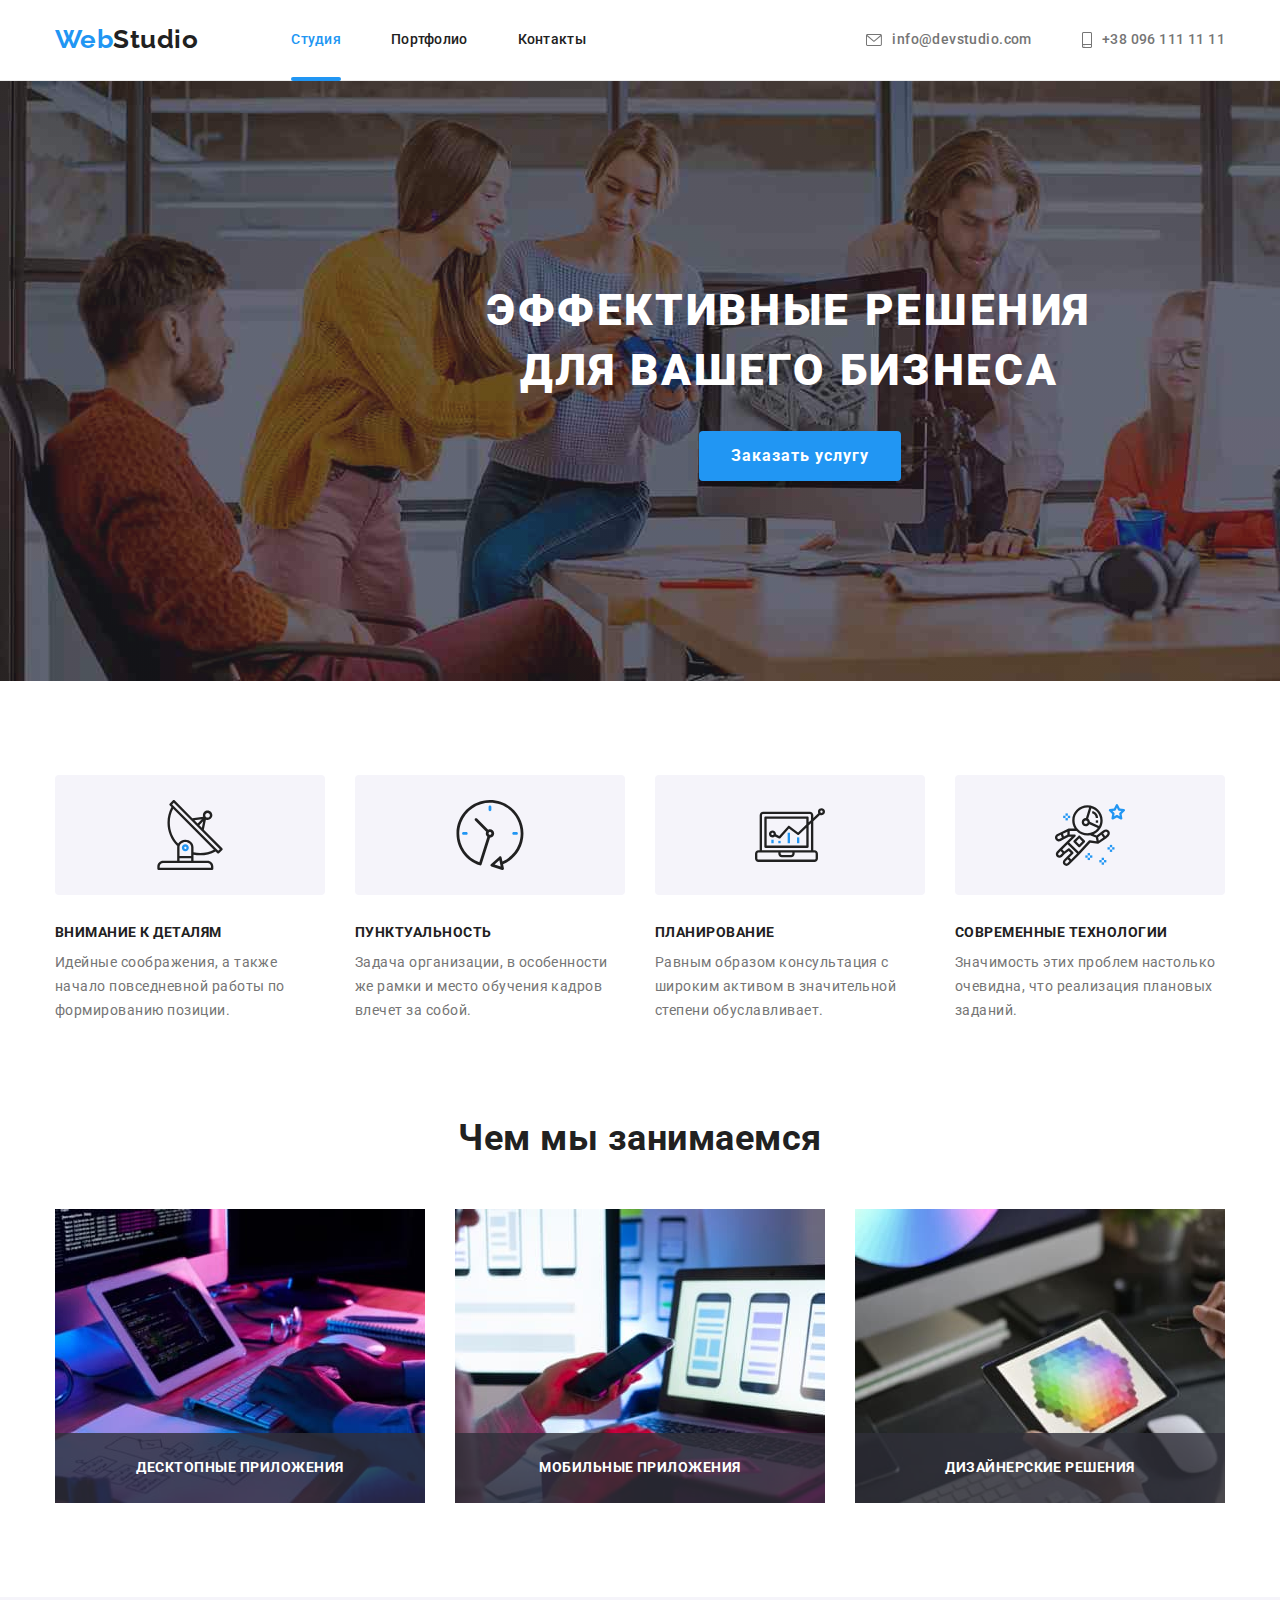
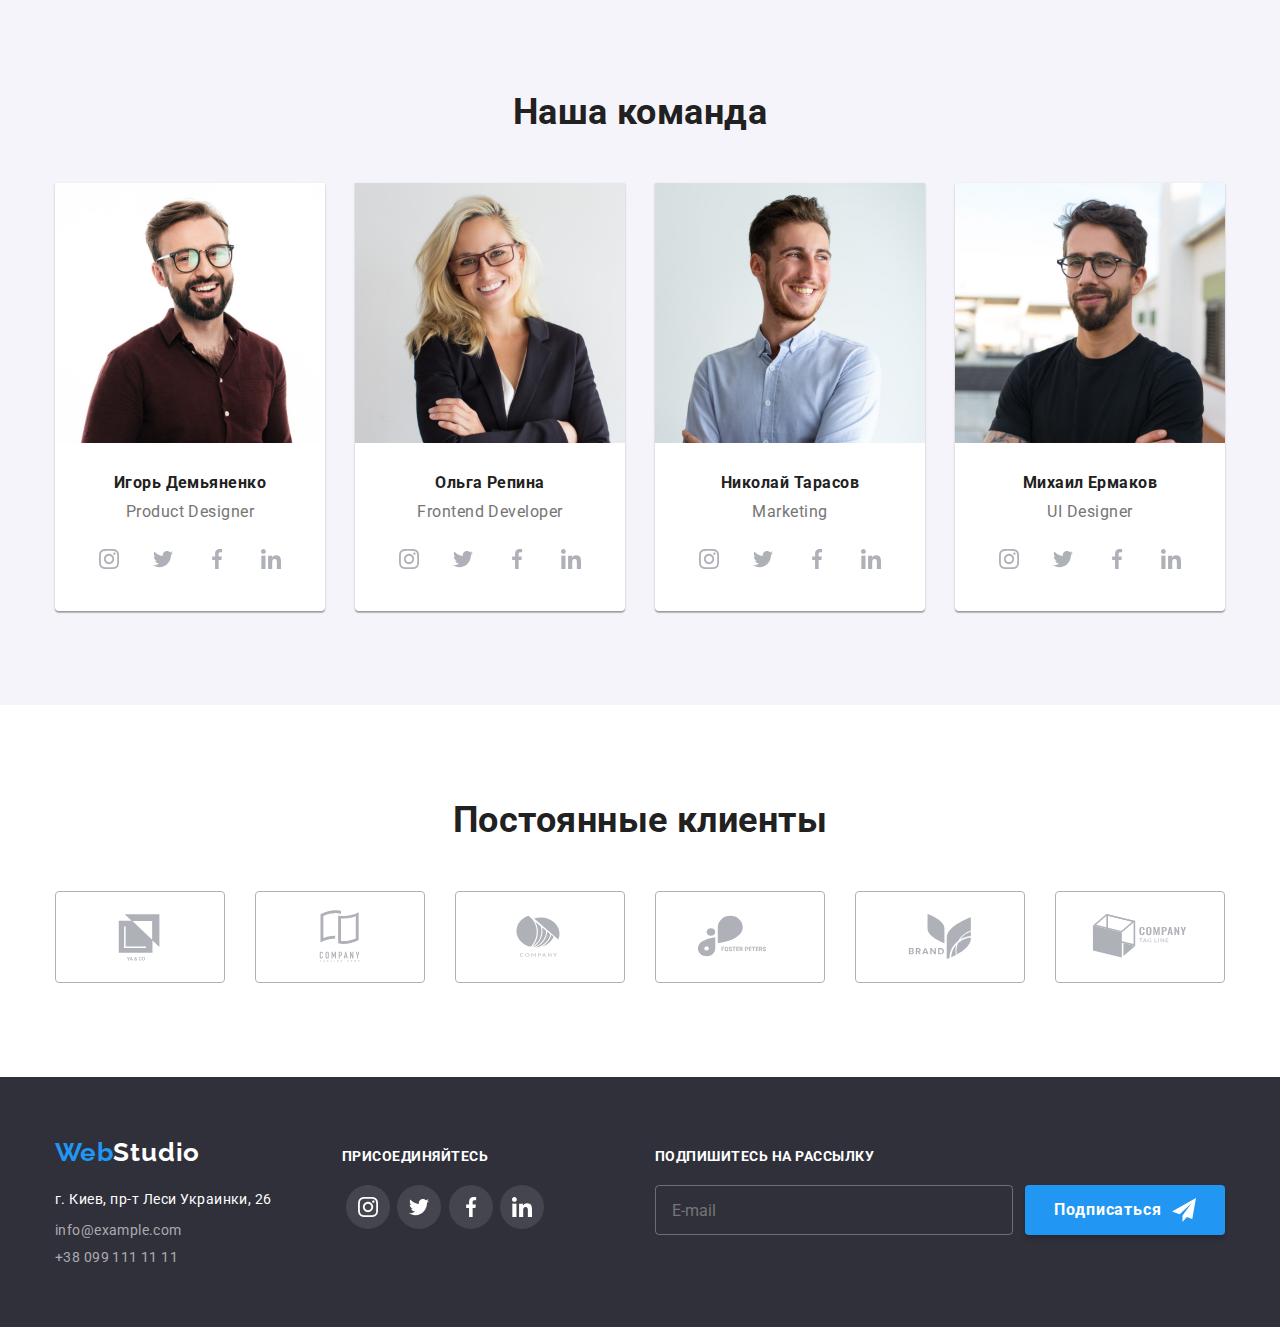
<file: index.html>
<!DOCTYPE html>
<html lang="ru">
<head>
    <meta charset="UTF-8">
    <meta http-equiv="X-UA-Compatible" content="IE=edge">
    <meta name="viewport" content="width=device-width, initial-scale=1.0">
    <title>WebStudio</title>
    <link rel="preconnect" href="https://fonts.googleapis.com">
    <link rel="preconnect" href="https://fonts.gstatic.com" crossorigin>
    <link rel="stylesheet" href="https://fonts.googleapis.com/css2?family=Raleway:wght@700&amp;family=Roboto:wght@400;500;700;900&amp;display=swap">
    <link rel="stylesheet" href="https://cdnjs.cloudflare.com/ajax/libs/modern-normalize/1.1.0/modern-normalize.min.css">
    <link rel="stylesheet" href="./css/styles.css">
</head>
<body>

    <header class="header-border">

        <div class="link-nav-flex container">

            <nav class="link-nav-flex"> 

                <a href="./index.html" class="logo-text" lang="en">Web<span class="logo-accent">Studio</span>
                    </a>
                    
                        <ul class="list link-nav-menu">

                            <li class="nav-menu-item">
                                <a href="./index.html" class="link-nav link-nav-text link current">Студия</a>
                            </li>

                            <li class="nav-menu-item">
                                <a href="./portfolio.html" class="link-nav link-nav-text link">Портфолио</a>
                            </li>

                            <li class="nav-menu-item">
                                <a href="" class="link-nav link-nav-text link">Контакты</a>
                            </li>

                        </ul>                          
            </nav>
                
        
            <ul class="list link-nav-contact">
                <li class="nav-contact-item">
                    <a href="mailto:info@devstudio.com" class="contacts-text link">
                        <svg class="nav-icons" width="16" height="12">
                            <use href="./images/icons.svg#envelope-hover-2"></use>
                        </svg>
                        info@devstudio.com
                    </a>
                </li>
                <li class="nav-contact-item" >
                    <a href="tel:+380961111111" class="contacts-text link">
                        <svg class="nav-icons" width="10" height="16">
                            <use href="./images/icons.svg#smartphone-8"></use>
                        </svg>
                        +38 096 111 11 11
                    </a>
                </li >
               
            </ul>
        </div>
    
    </header>

    <main>

        <section class="hero">
            <div class="container">
                <h1 class="hero-text">
                    ЭФФЕКТИВНЫЕ РЕШЕНИЯ
                    
                    ДЛЯ ВАШЕГО БИЗНЕСА
                </h1>

                <button data-modal-open type="button" class="main-button">
                    Заказать услугу
                </button>
                <div data-modal class="backdrop is-hidden">

                    <div class="modal">

                        <button data-modal-close type="button" class="modal-close">

                            <svg class="close-icon" width="18" height="18">
                                <use href="./images/icons.svg#icon-close"></use>
                            </svg>

                        </button>

                        <p class="modal-title">Оставьте свои данные, мы вам перезвоним</p>

                        <form action="#" class="modal-form">

                            <div class="modal-form-field">
                                
                                <label for="user-name" class="modal-input-text">Имя</label>
                                <input type="text" name="user-name" id="user-name" autocomplete="none" class="modal-input" required/>
                                <svg class="modal-icon" width="12" height="12">
                                    <use href="./images/icons.svg#icon-man"></use>
                                </svg>
                            </div>

                             <div class="modal-form-field">
                                
                                <label for="user-tel" class="modal-input-text">Телефон</label>
                                <input type="tel" name="user-tel" id="user-tel" class="modal-input"  required/>
                                <svg class="modal-icon" width="13" height="13">
                                    <use href="./images/icons.svg#icon-phone"></use>
                                </svg>
                            
                            </div>
                            <div class="modal-form-field"> 
                                
                                <label for="user-email" class="modal-input-text">Почта</label>
                                <input type="email" name="user-email" id="user-email" class="modal-input" required/>
                                <svg class="modal-icon" width="15" height="12">
                                    <use href="./images/icons.svg#icon-mail"></use>
                                </svg>
                            </div>
                               
                                <label for="user-text" class="modal-input-text">
                                    
                                    Комментарий</label>
                                <textarea name="user-text" id="user-text" class="modal-user-text" placeholder="Введите текст"></textarea>
                                
                            <div class="modal-form-checkbox">

                                <input class="visually-hidden modal-check" type="checkbox" name="privacy-policy" id="privacy-policy">
                                <label for="privacy-policy" class="modal-privacy-text">
                                    
                                    <span>
                                        <svg class="icon-check" width="16" height="15">
                                            <use href="./images/icons.svg#icon-check"></use>
                                        </svg>
                                    </span>
                                    Соглашаюсь с рассылкой и принимаю <a class="modal-privasy" href="">Условия договора</a></label>
                                
                            </div>  

                                <button class="main-button" type="submit">Отправить</button>

                        </form>

                    </div>                
                
                </div>
            </div>
        </section>
<!-- Наши преимущества -->
<section class="advantages-section">
    <div class="container">    
        <h2 class="visually-hidden">наши преимущества</h2>
        <!--содержание секции-->
            <ul class="advantages-items">
                <li class="list advantages-item">
                    <div class="advantages-card-icon">
                        <svg width="70" height="70">
                            <use
                                href="./images/icons.svg#antenna-1">
                            </use>
                        </svg>
                    </div>
                    <h3 class="advantage-list">внимание к деталям</h3>
                    <p class="advantages-text">Идейные соображения, а также начало повседневной работы по формированию позиции.</p>
                </li>

                <li class="list advantages-item">
                    <div class="advantages-card-icon">
                        <svg width="70" height="70">
                            <use href="./images/icons.svg#clock-1">
                            </use>                  
                        </svg>                  
                    </div>
                    <h3 class="advantage-list">пунктуальность</h3>
                    <p class="advantages-text">Задача организации, в особенности же рамки и место обучения кадров влечет за собой.</p>
                </li>

                <li class="list advantages-item">
                    <div class="advantages-card-icon">
                        <svg width="70" height="70">
                            <use href="./images/icons.svg#diagram-1">
                            </use>
                        </svg>
                        </div>
                    <h3 class="advantage-list">планирование</h3>
                    <p class="advantages-text">Равным образом консультация с широким активом в значительной степени обуславливает.</p>
                </li>

                <li class="list advantages-item">
                    <div class="advantages-card-icon">
                        <svg width="70" height="70">
                            <use href="./images/icons.svg#astronaut-1-1">
                            </use>
                        </svg>
                        </div>
                    <h3 class="advantage-list">современные технологии</h3>
                    <p class="advantages-text">Значимость этих проблем настолько очевидна, что реализация плановых заданий.</p>
                </li>
            </ul>
    </div>
</section>
<!--Чем мы занимаемся-->
    <section class="wedo">
        <div class="container">
            <h2 class="wedo-title title">Чем мы занимаемся</h2>

                <ul class="list wedo-ul">

                    <li class="wedo-list">  
                        
                            <img src="./images/1.jpg" alt="набор кода на клавиатуре" width="370"/>
                            <div class="wedo-backdrop">
                                <p class="wedo-prodyct">Десктопные Приложения</p>
                            </div>
                    </li>

                    <li class="wedo-list"> 
                        <img src="./images/2.jpg" alt="телефон и ноутбук" width="370" />
                        <div class="wedo-backdrop">
                            <p class="wedo-prodyct">мобильные Приложения</p>
                        </div>
                    </li>

                    <li class="wedo-list"> 
                        <img src="./images/3.jpg" alt="планшет с карандашом" width="370" />
                        <div class="wedo-backdrop">
                            <p class="wedo-prodyct">дизайнерские решения</p>
                        </div>
                    </li>

                </ul>
        </div>
    </section>  
<!--Наша команда-->
        <section class="team">
            <div class="container">
            <h2 class="title our-team">Наша команда</h2>
                <ul class="list team-ul"> 
                    <li class="team-list"> <img src="./images/man-in-glasses-with-laptop.jpg" alt="Мужик в очках с ноутбуком" width="270"/>                       
                        <div class="team-item-text">
                            <h3 class="team-title">Игорь Демьяненко</h3> 
                            <p class="team-role">Product Designer</p>
                            <ul class="team-social-list">
                                <li class="list team-social">
                                    <a class="team-social-link link" href="">
                                        <svg class="team-icon" width="20" height="20">
                                            <use href="./images/icons.svg#instagram-2-1"></use>
                                        </svg>
                                    </a>
                                </li>
                                <li class="list team-social">
                                    <a class="team-social-link link" href="">
                                        <svg class="team-icon" width="20" height="20">
                                            <use href="./images/icons.svg#twitter-1-1"></use>
                                        </svg>
                                    </a>
                                </li>
                                <li class="list team-social">
                                    <a class="team-social-link link" href="">
                                        <svg class="team-icon" width="20" height="20">
                                            <use href="./images/icons.svg#facebook-1"></use>
                                        </svg>
                                    </a>
                                </li>
                                <li class="list team-social">
                                    <a class="team-social-link link" href="">
                                        <svg class="team-icon" width="20" height="20">
                                            <use href="./images/icons.svg#linkedin-1"></use>
                                        </svg>
                                    </a>
                                </li>
                            </ul>
                        </div>

                        </li>
                        
                    <li class="team-list"> 
                        <img src="./images/woman-with-glasses.jpg" alt="Женщина в очках" width="270"/>
                        
                        <div class="team-item-text">
                            <h3 class="team-title">Ольга Репина</h3> 
                            <p class="team-role" lang="en">Frontend Developer</p>
                            <ul class="team-social-list">
                                <li class="list team-social">
                                    <a class="team-social-link link" href="">
                                        <svg class="team-icon" width="20" height="20">
                                            <use href="./images/icons.svg#instagram-2-1"></use>
                                        </svg>
                                    </a>
                                </li>
                                <li class="list team-social">
                                    <a class="team-social-link link" href="">
                                        <svg class="team-icon" width="20" height="20">
                                            <use href="./images/icons.svg#twitter-1-1"></use>
                                        </svg>
                                    </a>
                                </li>
                                <li class="list team-social">
                                    <a class="team-social-link link" href="">
                                        <svg class="team-icon" width="20" height="20">
                                            <use href="./images/icons.svg#facebook-1"></use>
                                        </svg>
                                    </a>
                                </li>
                                <li class="list team-social">
                                    <a class="team-social-link link" href="">
                                        <svg class="team-icon" width="20" height="20">
                                            <use href="./images/icons.svg#linkedin-1"></use>
                                        </svg>
                                    </a>
                                </li>
                            </ul>
                        </div>

                        </li>
                        
                    <li class="team-list"> 
                        <img src="./images/blue-shirt.jpg" alt="Мужик в голубой рубашке" width="270"/>                        
                        <div class="team-item-text"> 
                            <h3 class="team-title">Николай Тарасов</h3> 
                            <p class="team-role" lang="en">Marketing</p>
                            <ul class="team-social-list">   
                                <li class="list team-social">
                                    <a class="team-social-link link" href="">
                                        <svg class="team-icon" width="20" height="20">
                                            <use href="./images/icons.svg#instagram-2-1"></use>
                                        </svg>
                                    </a>
                                </li>
                                <li class="list team-social">
                                    <a class="team-social-link link" href="">
                                        <svg class="team-icon" width="20" height="20">
                                            <use href="./images/icons.svg#twitter-1-1"></use>
                                        </svg>
                                    </a>
                                </li>
                                <li class="list team-social">
                                    <a class="team-social-link link" href="">
                                        <svg class="team-icon" width="20" height="20">
                                            <use href="./images/icons.svg#facebook-1"></use>
                                        </svg>
                                    </a>
                                </li>
                                <li class="list team-social">
                                    <a class="team-social-link link" href="">
                                        <svg class="team-icon" width="20" height="20">
                                            <use href="./images/icons.svg#linkedin-1"></use>
                                        </svg>
                                    </a>
                                </li>
                            </ul>
                        </div>

                    </li>
                        
                    <li class="team-list"> <img src="./images/man-in-black-t-shirt.jpg" alt="Мужик в черной футболке" width="270"/>
                        
                        <div class="team-item-text">
                            <h3 class="team-title">Михаил Ермаков</h3> 
                            <p class="team-role" lang="en">UI Designer</p>
                            <ul class="team-social-list">
                                <li class="list team-social">
                                    <a class="team-social-link link" href="">
                                        <svg class="team-icon" width="20" height="20">
                                            <use href="./images/icons.svg#instagram-2-1"></use>
                                        </svg>
                                    </a>
                                </li>
                                <li class="list team-social">
                                    <a class="team-social-link link" href="">
                                        <svg class="team-icon" width="20" height="20">
                                            <use href="./images/icons.svg#twitter-1-1"></use>
                                        </svg>
                                    </a>
                                </li>
                                <li class="list team-social">
                                    <a class="team-social-link link" href="">
                                        <svg class="team-icon" width="20" height="20">
                                            <use href="./images/icons.svg#facebook-1"></use>
                                        </svg>
                                    </a>
                                </li>
                                <li class="list team-social">
                                    <a class="team-social-link link" href="">
                                        <svg class="team-icon" width="20" height="20">
                                            <use href="./images/icons.svg#linkedin-1"></use>
                                        </svg>
                                    </a>
                                </li>
                            </ul>
                        </div>

                        </li>
                </ul>
            </div>
        </section>
<!--Клиенты-->        
        <section class="clients">
            
            <div class="container">
                <h2 class="title clients-title">Постоянные клиенты</h2>
                <ul class="list clients-list">
                    <li class="link clients-item">
                        <a class="clients-link" href="">
                            <svg class="clients-logo" width="106" height="60">
                                <use href="./images/icons.svg#Logo-4"></use>
                            </svg>
                        </a>
                    </li>
                    <li class="link clients-item">
                        <a class="clients-link" href="">
                            <svg class="clients-logo" width="106" height="60">
                                <use href="./images/icons.svg#Logo-5"></use>
                            </svg>
                        </a>
                    </li>
                    <li class="link clients-item">
                        <a class="clients-link" href="">
                            <svg class="clients-logo" width="106" height="60">
                                <use href="./images/icons.svg#Logo-6"></use>
                            </svg>
                        </a>
                    </li>
                    <li class="link clients-item">
                        <a class="clients-link" href="">
                            <svg class="clients-logo" width="106" height="60">
                                <use href="./images/icons.svg#Logo-1"></use>
                            </svg>
                        </a>
                    </li>
                    <li class="link clients-item">
                        <a class="clients-link" href="">
                            <svg class="clients-logo" width="106" height="60">
                                <use href="./images/icons.svg#Logo-2"></use>
                            </svg>
                        </a>
                    </li>
                    <li class="link clients-item">
                        <a class="clients-link" href="">
                            <svg class="clients-logo" width="106" height="60">
                                <use href="./images/icons.svg#Logo-3"></use>
                            </svg>
                        </a>
                    </li>
                </ul>
            </div>

        </section>
    </main>
<!--Контакты-->
        <footer class="footer">
            <div class="container footer-container">
                <div>
                <a class="logo-text-footer link" href="./index.html" lang="en">Web<span class="logo-accent-footer">Studio</span></a>
                    <address class="">
                        <ul class="addres-ul list">
                            <li class="footer-link">
                                <a href="https://goo.gl/maps/hZzf7caE62ZYmh6s7" target="_blank" rel="noopener noreferrer"
                                    class="address link"> г. Киев, пр-т
                                    Леси Украинки, 26
                                </a>
                            </li>
                
                            <li class="footer-link">
                                <a href="mailto:info@example.com" class="contact-text-footer link">info@example.com</a>
                            </li>
                
                            <li class="footer-link">
                                <a href="tel:+380991111111" class="contact-text-footer link">+38 099 111 11  11</a>
                            </li>
                
                        </ul>
                    </address>
                </div>
                
                <div class="footer-icons">
                    <p class="footer-social-title">ПРИСОЕДИНЯЙТЕСЬ</p>
                        <ul class="list footer-social-list">
                            <li>
                                <a class="footer-social-link link" href="">
                                    <svg class="team-icon" width="20" height="20">
                                        <use href="./images/icons.svg#instagram-2-1"></use>                               
                                    </svg>
                                </a>
                        </li>
                            <li>
                                <a class="footer-social-link link" href="">
                                    <svg class="team-icon" width="20" height="20">
                                        <use href="./images/icons.svg#twitter-1-1"></use>
                                    </svg>
                                </a>
                        </li>
                            <li>
                                <a class="footer-social-link link" href="">
                                    <svg class="team-icon" width="20" height="20">
                                        <use href="./images/icons.svg#facebook-1"></use>
                                    </svg>
                                </a>
                        </li>
                            <li>
                                <a class="footer-social-link link" href="">

                                    <svg class="team-icon" width="20" height="20">

                                        <use href="./images/icons.svg#linkedin-1"></use>

                                    </svg>
                                </a>
                            </li>
                        </ul>

                </div>

                <div class="footer-subscribe">
                    <p class="footer-social-title">Подпишитесь на рассылку</p>
                    <form class="subscribe">
                        <div class="footer-subscribe-field">
                            
                            <label for="footer-email" class="subscribe"></label>
                            <input class="subscribe-input" type="email" name="email" id="footer-email" placeholder="E-mail">

                        </div>
                        
                        <button type="button" class="footer-form-btn">Подписаться
                        <svg class="subscribe-icon" width="24" height="24">
                            <use href="./images/icons.svg#icon-telegram"></use>
                        </svg>
                    </button>
                    </form>
                    



                </div>

            </div>

        </footer>
        
        
     <script src="./js/modal.js"></script>
    
    
    </body>
</html>
</file>
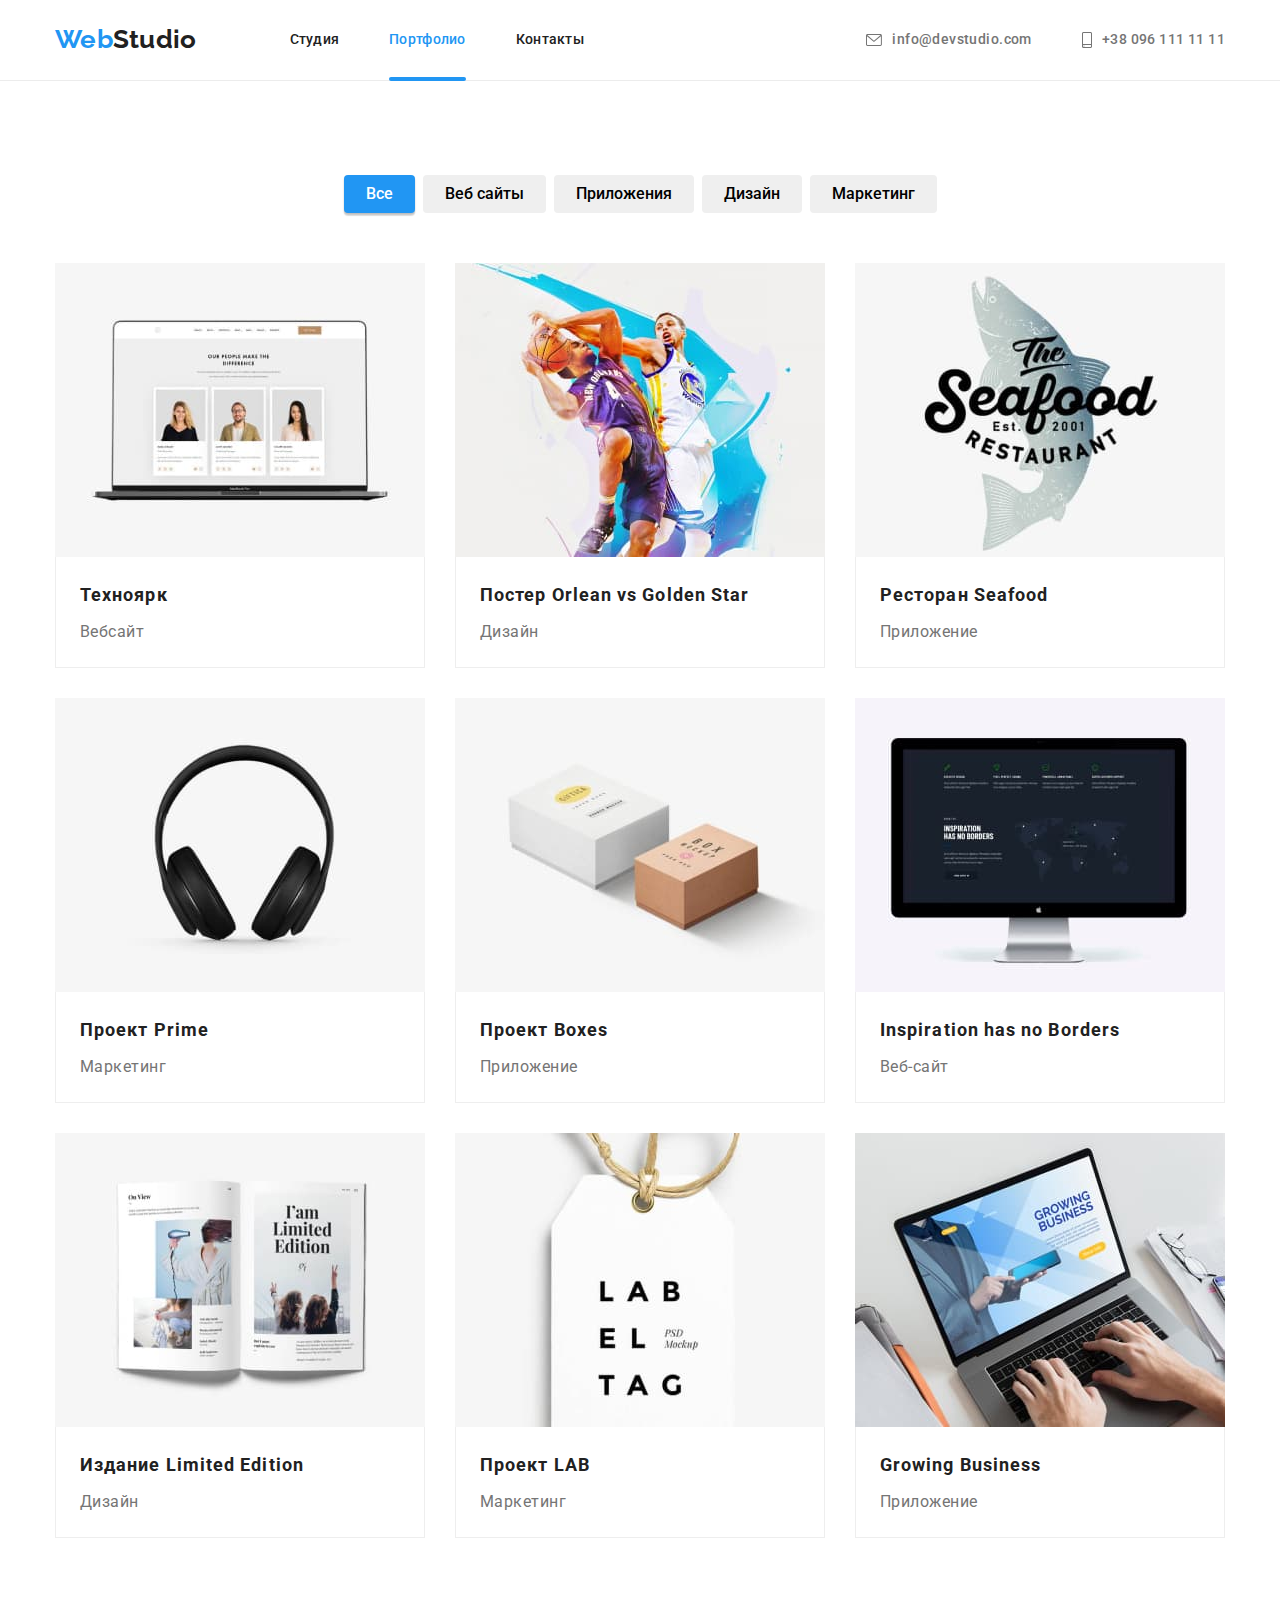
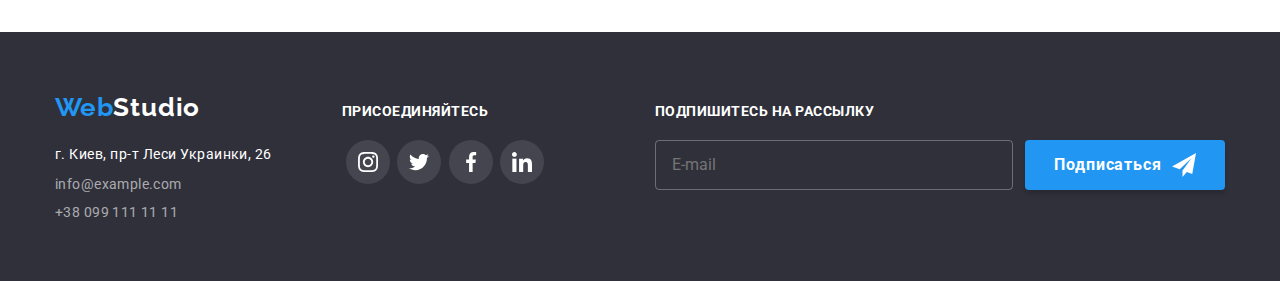
<file: portfolio.html>
<!DOCTYPE html>
<html lang="ru">
<head>
    <meta charset="UTF-8">
    <meta http-equiv="X-UA-Compatible" content="IE=edge">
    <meta name="viewport" content="width=device-width, initial-scale=1.0">
    <title>WebStudio</title>
    <link rel="preconnect" href="https://fonts.googleapis.com">
    <link rel="preconnect" href="https://fonts.gstatic.com" crossorigin>
    <link rel="stylesheet" href="https://fonts.googleapis.com/css2?family=Raleway:wght@700&amp;family=Roboto:wght@400;500;700;900&amp;display=swap">
    <link rel="stylesheet" href="https://cdnjs.cloudflare.com/ajax/libs/modern-normalize/1.1.0/modern-normalize.min.css">
    <link rel="stylesheet" href="./css/styles.css">
</head>
<body>
        <header class="header-border">
        
            <div class="link-nav container">
        
                <nav class="link-nav">
        
                    <a href="./index.html" class="logo-text" lang="en">Web<span class="logo-accent">Studio</span>
                    </a>
        
                    <ul class="list link-nav-menu">
        
                        <li class="nav-menu-item">
                            <a href="./index.html" class="link-nav link-nav-text link ">Студия</a>
                        </li>
        
                        <li class="nav-menu-item">
                            <a href="./portfolio.html" class="link-nav link-nav-text link current">Портфолио</a>
                        </li>
        
                        <li class="nav-menu-item">
                            <a href="" class="link-nav link-nav-text link">Контакты</a>
                        </li>
        
                    </ul>
                </nav>
        
        
                <ul class="list link-nav-contact">
                    <li class="nav-contact-item">
                        <a href="mailto:info@devstudio.com" class="contacts-text link">
                            <svg class="nav-icons" width="16" height="12">
                                <use href="./images/icons.svg#envelope-hover-2"></use>
                            </svg>
                            info@devstudio.com
                        </a>
                    </li>
                    <li class="nav-contact-item">
                        <a href="tel:+380961111111" class="contacts-text link">
                            <svg class="nav-icons" width="10" height="16">
                                <use href="./images/icons.svg#smartphone-8"></use>
                            </svg>
                            +38 096 111 11 11
                        </a>
                    </li>   
        
                </ul>
            </div>
        
        </header>
    <!--main-content-->
<main>
    <!--filter-list-->
    <section class="section">

        <div class="container">
            <!--Заголовок будет скрыт-->
            <h1 class="visually-hidden">Наши роботы</h1>
            
                <ul class="list works-buttons">
                    <li class="work-button-li">
                        <button type="button" class="filter-button button-current">Все</button>
                    </li>

                    <li class="work-button-li">
                        <button type="button" class="filter-button">Веб сайты</button>
                    </li>

                    <li class="work-button-li">
                        <button type="button" class="filter-button">Приложения</button>
                    </li>

                    <li class="work-button-li">
                        <button type="button" class="filter-button">Дизайн</button>
                    </li>

                    <li class="work-button-li">
                        <button type="button" class="filter-button">Маркетинг</button>
                    </li>
                </ul>

        <ul class="list cards">
            <li class="list cards-item">
                        <a href="" class="link our-product-link">
                        <div class="our-produkt-wrap">
                            <img class="img" src="./images/note-book.jpg" alt="открытый ноутбук" width="370" />
                            <p class="our-produkt-description">Технокряк это современная площадка распространения коронавируса. 
                                 Компании используют эту платформу для цифрового 
                                шпионажа и атак на защищённые сервера конкурентов.
                            </p>
                        </div>
                    <div class="text-box">
                        <h2 class="our-product-title" >Техноярк</h2>
                        <p class="our-product-text">Вебсайт</p>
                    </div>
                </a>
            </li>
            <li class="list cards-item">
                    <a href="" class="link our-product-link">
                    <div class="our-produkt-wrap">
                        <img src="./images/New-Orlean-vs-Golden-Star.jpg" alt="два баскетболиста борятся за мяч" width="370" />
                        <p class="our-produkt-description">Технокряк это современная площадка распространения коронавируса.
                            Компании используют эту платформу для цифрового
                            шпионажа и атак на защищённые сервера конкурентов.
                        </p>
                    </div>
                <div class="text-box">
                    <h2 class="our-product-title">Постер 
                        <span lang="en">Orlean vs Golden Star</span>
                    </h2>
                    <p class="our-product-text">Дизайн</p>
                </div>
            </a>
            </li>
            
            <li class="list cards-item">
                    <a href="" class="link our-product-link">
                    <div class="our-produkt-wrap">
                        <img src="./images/Seafood.jpg" alt="логотип ресторана сеафуд" width="370" />
                        <p class="our-produkt-description">Технокряк это современная площадка распространения коронавируса.
                            Компании используют эту платформу для цифрового
                            шпионажа и атак на защищённые сервера конкурентов.
                        </p>
                    </div>
                <div class="text-box">
                    <h2 class="our-product-title">Ресторан
                        <span lang="en">Seafood</span>
                    </h2>
                    <p class="our-product-text">Приложение</p>
                </div>
            </a>
            </li>
            
            <li class="list cards-item">
                    <a href="" class="link our-product-link">
                    <div class="our-produkt-wrap">
                        <img src="./images/head-fones-prime.jpg" alt="наушники" width="370"  />
                        <p class="our-produkt-description">Технокряк это современная площадка распространения коронавируса.
                            Компании используют эту платформу для цифрового
                            шпионажа и атак на защищённые сервера конкурентов.
                        </p>
                    </div>
                <div class="text-box">
                    <h2 class="our-product-title">Проект
                        <span lang="en">Prime</span>
                    </h2>
                    <p class="our-product-text">Маркетинг</p>
                </div>
            </a>
            </li>
            
            <li class="list cards-item">
                <a href="" class="link our-product-link">
                    <div class="our-produkt-wrap">
                        <img src="./images/boxes.jpg" alt="две коробки" width="370" />
                        <p class="our-produkt-description">Технокряк это современная площадка распространения коронавируса.
                            Компании используют эту платформу для цифрового
                            шпионажа и атак на защищённые сервера конкурентов.
                        </p>
                    </div>
                <div class="text-box">
                    <h2 class="our-product-title">Проект
                        <span lang="en">Boxes</span>
                    </h2>
                    <p class="our-product-text">Приложение</p>
                </div>
                </a>
            </li>
           
            <li class="list cards-item">
                    <a href="" class="link our-product-link">

                    <div class="our-produkt-wrap">
                        <img src="./images/mac.jpg" alt="включенный аймак" height="370" width="370" />
                        <p class="our-produkt-description">Технокряк это современная площадка распространения коронавируса.
                            Компании используют эту платформу для цифрового
                            шпионажа и атак на защищённые сервера конкурентов.
                        </p>
                    </div>
                <div class="text-box">
                    <h2 class="our-product-title" lang="en">Inspiration has no Borders</h2>
                    <p class="our-product-text">Веб-сайт</p>
                </div>
            </a>
            </li>
            <li class="list cards-item">
                    <a href="" class="link our-product-link">
                    <div class="our-produkt-wrap">
                        <img src="./images/magazine.jpg" alt="открытый журнал" width="370" />
                        <p class="our-produkt-description">Технокряк это современная площадка распространения коронавируса.
                                Компании используют эту платформу для цифрового
                                шпионажа и атак на защищённые сервера конкурентов.
                            </p>
                    </div>
                <div class="text-box">
                    <h2 class="our-product-title">Издание
                        <span lang="en">Limited Edition</span>
                    </h2>
                    <p class="our-product-text">Дизайн</p>
                </div>
                
            </a>
            </li>
            <li class="list cards-item">
                <a href="" class="link our-product-link">
                    <div class="our-produkt-wrap">
                        <img src="./images/labeltag.jpg" alt="бирка лебелтаг" width="370" />
                        <p class="our-produkt-description">Технокряк это современная площадка распространения коронавируса.
                            Компании используют эту платформу для цифрового
                            шпионажа и атак на защищённые сервера конкурентов.
                        </p>
                    </div>
                <div class="text-box">
                    <h2 class="our-product-title">Проект
                        <span lang="en">LAB</span>
                    </h2>
                    <p class="our-product-text">Маркетинг</p>
                </div>
            </a>
            </li>
            <li class="list cards-item">
                <a href="" class="link our-product-link">
                    <div class="our-produkt-wrap">
                        <img src="./images/growingbusiness.jpg" alt="человек печатает на ноутбуке" width="370" />
                        <p class="our-produkt-description">Технокряк это современная площадка распространения коронавируса.
                            Компании используют эту платформу для цифрового
                            шпионажа и атак на защищённые сервера конкурентов.
                        </p>
                    </div>
                <div class="text-box">
                    <h2 class="our-product-title" lang="en">Growing Business</h2>
                    <p class="our-product-text">Приложение</p>
                </div>
            </a>
            </li>
        </ul>
    </div>
    </section>
</main>
<!--Контакты-->
<footer class="footer">
    <div class="container footer-container">
        <div>
            <a class="logo-text-footer link" href="./index.html" lang="en">Web<span
                    class="logo-accent-footer">Studio</span></a>
            <address class="">
                <ul class="addres-ul list">
                    <li class="footer-link">
                        <a href="https://goo.gl/maps/hZzf7caE62ZYmh6s7" target="_blank" rel="noopener noreferrer"
                            class="address link"> г. Киев, пр-т
                            Леси Украинки, 26
                        </a>
                    </li>

                    <li class="footer-link">
                        <a href="mailto:info@example.com" class="contact-text-footer link">info@example.com</a>
                    </li>

                    <li class="footer-link">
                        <a href="tel:+380991111111" class="contact-text-footer link">+38 099 111 11 11</a>
                    </li>

                </ul>
            </address>
        </div>

        <div class="footer-icons">
            <p class="footer-social-title">ПРИСОЕДИНЯЙТЕСЬ</p>
            <ul class="list footer-social-list">
                <li>
                    <a class="footer-social-link link" href="">
                        <svg class="team-icon" width="20" height="20">
                            <use href="./images/icons.svg#instagram-2-1"></use>
                        </svg>
                    </a>
                </li>
                <li>
                    <a class="footer-social-link link" href="">
                        <svg class="team-icon" width="20" height="20">
                            <use href="./images/icons.svg#twitter-1-1"></use>
                        </svg>
                    </a>
                </li>
                <li>
                    <a class="footer-social-link link" href="">
                        <svg class="team-icon" width="20" height="20">
                            <use href="./images/icons.svg#facebook-1"></use>
                        </svg>
                    </a>
                </li>
                <li>
                    <a class="footer-social-link link" href="">

                        <svg class="team-icon" width="20" height="20">

                            <use href="./images/icons.svg#linkedin-1"></use>

                        </svg>
                    </a>
                </li>
            </ul>

        </div>

        <div class="footer-subscribe">
            <p class="footer-social-title">Подпишитесь на рассылку</p>
            <form class="subscribe">
                <div class="footer-subscribe-field">

                    <label for="footer-email" class="subscribe"></label>
                    <input class="subscribe-input" type="email" name="email" id="footer-email" placeholder="E-mail">

                </div>

                <button type="button" class="footer-form-btn">Подписаться
                    <svg class="subscribe-icon" width="24" height="24">
                        <use href="./images/icons.svg#icon-telegram"></use>
                    </svg>
                </button>
            </form>




        </div>

    </div>

</footer>


</body>
</html>
</file>
<file: css/styles.css>
:root {
  --background-color: #2f303a;
  --main-text-color: #212121;
  --second-text-color: #757575;
  --accent-color: #2196f3;
  --first-button-text-color: #212121;
  --second-button-text-color: #ffffff;
  --animation-duration: 300ms;
  --timing-function: cubic-bezier(0.4, 0, 0.2, 1);
}

body {
  margin: 0;
  background-color: var(--second-button-text-color);
  font-family: "Roboto", sans-serif;
  letter-spacing: 0.03em;
  color: var(--main-text-color);
}

h1,
h2,
h3,
h4,
h5,
h6,
p,
ul {
  margin: 0;
  padding: 0;
}

img {
  display: block;
  max-width: 100%;
  height: auto;
}

*,
::after,
::before {
  box-sizing: border-box;
}
.visually-hidden {
  position: absolute;
  width: 1px;
  height: 1px;
  margin: -1px;
  border: 0;
  padding: 0;
  white-space: nowrap;
  clip-path: inset(100%);
  clip: rect(0 0 0 0);
  overflow: hidden;
}

.title {
  font-weight: 700;
  font-size: 36px;
  line-height: 1.17;
  text-align: center;
}

/*---------BODY---------*/
.header-border {
  border-bottom: 1px solid #ececec;
}

.logo-text {
  padding: 24px 0;
  font-family: "Raleway", sans-serif;
  font-weight: 700;
  font-size: 26px;
  line-height: 1.19;
  text-decoration: none;
  color: var(--accent-color);
}
.logo-accent {
  color: var(--main-text-color);
}
.list {
  list-style: none;
}

.link {
  text-decoration: none;
}

.container {
  width: 1200px;
  padding-left: 15px;
  padding-right: 15px;
  margin-right: auto;
  margin-left: auto;
}

.link-nav-flex {
  display: flex;
}

.link-nav {
  display: flex;
  font-size: 14px;
  font-weight: 500;
  line-height: 1.14;
  letter-spacing: 0.02em;
  color: var(--main-text-color);
  transition: color var(--animation-duration) var(--timing-function);
}

.link-nav:hover,
.link-nav:focus,
.current {
  color: var(--accent-color);
}

.link-nav-menu {
  display: flex;
  align-items: center;
  margin-left: 93px;
}

.link-nav-contact {
  margin-left: auto;
  display: flex;
  align-items: center;
}

.nav-menu-item:not(:first-child) {
  margin-left: 50px;
}

.nav-menu-item {
  position: relative;
}

.link-nav-text {
  padding: 32px 0;
}

.link-nav.current::after {
  content: "";
  position: absolute;

  width: 100%;
  height: 4px;
  background-color: var(--accent-color);
  border-radius: 4px;
  bottom: -1px;
}

.contacts-text {
  padding: 32px 0;
  display: flex;
  align-items: center;
  font-style: normal;
  font-weight: 500;
  font-size: 14px;
  line-height: 1.14;
  letter-spacing: 0.03em;
  color: var(--second-text-color);
  cursor: pointer;
  transition: color var(--animation-duration) var(--timing-function);
}

.nav-contact-item:not(:first-child) {
  margin-left: 50px;
}

.contacts-text:hover,
.contacts-text:focus {
  color: var(--accent-color);
}

.contacts-text:hover,
.contacts-text:focus {
  fill: var(--accent-color);
}

.nav-icons {
  margin-right: 10px;
  fill: currentColor;
}

.filter-button {
  font-family: "Roboto", sans-serif;
  font-weight: 500;
  font-size: 16px;
  line-height: 1.62;
  padding: 6px 22px;
  cursor: pointer;
  border: none;
  border-radius: 4px;
  transition: color var(--animation-duration) var(--timing-function),
    background-color var(--timing-function) var(--animation-duration),
    box-shadow var(--animation-duration) var(--timing-function);
}

.filter-button:hover,
.filter-button:focus {
  color: var(--second-button-text-color);
  background-color: var(--accent-color);
  box-shadow: 0px 3px 1px rgba(0, 0, 0, 0.1), 0px 1px 2px rgba(0, 0, 0, 0.08),
    0px 2px 2px rgba(0, 0, 0, 0.12);
}

.button-current {
  color: var(--second-button-text-color);
  background-color: var(--accent-color);
  box-shadow: 0px 3px 1px rgba(0, 0, 0, 0.1), 0px 1px 2px rgba(0, 0, 0, 0.08),
    0px 2px 2px rgba(0, 0, 0, 0.12);
}

.our-product-type {
  color: var(--second-text-color);
}

/*-------Стили index.html--------*/

.hero {
  width: 1600px;
  background-image: linear-gradient(
      rgba(47, 48, 58, 0.4),
      rgba(47, 48, 58, 0.4)
    ),
    URL(../images/hero-backgraund.jpg);
  padding: 200px 0;
  background-color: var(--background-color);
  flex-grow: 1;
  background-repeat: no-repeat;
  background-size: contain;
  margin-right: auto;
  margin-left: auto;
}

.hero-text {
  height: 120px;
  width: 696px;
  top: 280px;
  margin-left: 226px;
  margin-bottom: 30px;

  font-weight: 900;
  font-size: 44px;
  line-height: 1.36;
  text-align: center;
  letter-spacing: 0.06em;
  text-transform: uppercase;
  color: var(--second-button-text-color);
}

.main-button {
  display: block;
  margin: auto;
  min-width: 200px;
  height: 50px;
  padding: 10px 32px;
  font-family: "Roboto", sans-serif;
  font-weight: 700;
  font-size: 16px;
  line-height: 1.87;
  letter-spacing: 0.06em;
  color: var(--second-button-text-color);
  background-color: var(--accent-color);
  cursor: pointer;
  text-align: center;

  border: none;
  border-radius: 4px;
  box-shadow: 0px 4px 4px rgba(0, 0, 0, 0.15);
  transition: background-color var(--animation-duration) var(--timing-function);
}

.main-button:focus,
.main-button:hover {
  background-color: #188ce8;
}

.advantages-section {
  padding: 94px 0;
}

.advantages-item {
  width: 270px;
}

.advantages-items {
  display: flex;
  justify-content: center;
}

.advantages-item:not(:first-child) {
  margin-left: 30px;
}
.advantage-list {
  font-size: 14px;
  font-weight: 700;
  line-height: 1.14;
  text-transform: uppercase;

  margin-bottom: 10px;
}

.advantages-text {
  font-size: 14px;
  line-height: 1.71;
  color: var(--second-text-color);
}

.advantages-card-icon {
  height: 120px;

  display: flex;
  align-items: center;
  justify-content: center;
  margin-bottom: 30px;
  border-radius: 4px;
  background-color: rgba(245, 244, 250, 1);
}

/*-------WEDO--------*/

.wedo {
  padding-top: 0;
  padding-bottom: 94px;
}
.wedo-title {
  margin-bottom: 50px;
}

.wedo-ul {
  display: flex;
  justify-content: center;
}

.wedo-list:not(:first-child) {
  margin-left: 30px;
}

.wedo-list {
  position: relative;
}

.wedo-backdrop {
  position: absolute;
  width: 100%;
  height: 70px;
  bottom: 0;
  display: flex;
  justify-content: center;
  align-items: center;
  color: var(--second-button-text-color);
  text-align: center;
  background: #2f303acc;
}
.wedo-prodyct {
  font-size: 14px;
  font-weight: 700;
  line-height: 1.14;
  text-transform: uppercase;
}

/*--------TEAM-----------*/
.team {
  background-color: #f5f4fa;
  padding-top: 94px;
  padding-bottom: 94px;
}

.our-team {
  margin-bottom: 50px;
}

.team-ul {
  display: flex;
  justify-content: center;
}

.team-list:not(:first-child) {
  margin-left: 30px;
}

.team-list {
  background-color: var(--second-button-text-color);
  box-shadow: 0px 1px 3px rgba(0, 0, 0, 0.12), 0px 1px 1px rgba(0, 0, 0, 0.14),
    0px 2px 1px rgba(0, 0, 0, 0.2);
  border-radius: 0px 0px 4px 4px;
}

.team-title {
  font-size: 16px;
  line-height: 1.19;
  margin-bottom: 10px;
  text-align: center;
}
.team-role {
  margin-bottom: 16px;
  text-align: center;
  font-size: 16px;
  line-height: 1.19;
  color: var(--second-text-color);
}

.team-item-role {
  font-size: 16px;
  line-height: 1.19;
  color: var(--primary-text-color);
  text-align: center;
  margin-bottom: 16px;
}

.team-social-list {
  display: flex;
  justify-content: space-between;
}

.team-social-link {
  border-radius: 50%;
  width: 44px;
  height: 44px;

  display: flex;
  align-items: center;
  justify-content: center;

  background-color: transparent;
  color: #afb1b8;
  transition: background-color var(--animation-duration) var(--timing-function),
    color var(--animation-duration) var(--timing-function);
}
.team-social-link:hover,
.team-social-link:focus {
  color: var(--second-button-text-color);
  background-color: var(--accent-color);
}

.team-icon {
  fill: currentColor;
}

.team-icon:hover {
  fill: var(--second-button-text-color);
}
.team-item-text {
  padding: 30px 32px;
}

/*-----КЛИЕНТЫ------*/

.clients {
  padding-top: 94px;
  padding-bottom: 94px;
}
.clients-title {
  margin-top: 0;
  margin-bottom: 50px;
}

.clients-list {
  display: flex;
  align-items: center;
}

.clients-item:not(:last-child) {
  margin-right: 30px;
}
.clients-link {
  width: 170px;
  height: 92px;

  display: flex;
  align-items: center;
  justify-content: center;
  border-radius: 4px;
  border: #afb1b8 1px solid;
  cursor: pointer;
  color: #afb1b8;
  transition: color var(--animation-duration) var(--timing-function),
    border-color var(--animation-duration) var(--timing-function);
}

.clients-logo {
  fill: currentColor;
}

.clients-link:hover,
.clients-link:focus {
  color: var(--accent-color);
  border-color: var(--accent-color);
}

/*-----PORTFOLIO-STYLES---*/

.section {
  padding: 94px 0;
}

.works-buttons {
  display: flex;
  justify-content: center;
  margin-bottom: 50px;
}
.work-button-li:not(:first-child) {
  margin-left: 8px;
}

.cards {
  display: flex;
  flex-wrap: wrap;
  margin-left: -30px;
  margin-top: -30px;
}
.cards > .cards-item {
  flex-basis: calc(100% / 3 - 30px);
  margin-left: 30px;
  margin-top: 30px;
}

.our-produkt-wrap {
  overflow: hidden;
}

.cards-item:hover .our-produkt-description {
  transform: translateY(0);
}

.our-product-link {
  width: 100%;
  height: 100%;
  display: block;
  transition: box-shadow var(--timing-function) var(--animation-duration);
}
.our-product-link:hover,
.our-product-link:focus {
  box-shadow: 0px 1px 1px rgb(0 0 0 / 12%), 0px 4px 4px rgb(0 0 0 / 6%),
    1px 4px 6px rgb(0 0 0 / 16%);
}
.our-product-link:focus .our-produkt-description {
  transform: translateY(0);
}

.our-produkt-wrap {
  width: 100%;

  position: relative;
}

.our-produkt-description {
  position: absolute;
  top: 0;
  left: 0;
  padding: 63px 24px;
  font-size: 18px;
  font-weight: 400;
  line-height: 1.56;
  text-align: center;
  color: var(--second-button-text-color);
  background-color: #2196f3e5;
  height: 100%;

  transform: translateY(101%);
  transition: transform var(--animation-duration);
}

.our-product-title {
  font-weight: 700;
  font-size: 18px;
  line-height: 2;
  letter-spacing: 0.06em;
  margin-bottom: 4px;
  color: var(--main-text-color);
}
.our-product-text {
  font-size: 16px;
  line-height: 1.87;
  color: var(--second-text-color);
}

.text-box {
  padding: 20px 24px;
  border-right: 1px solid #eeeeee;
  border-bottom: 1px solid #eeeeee;
  border-left: 1px solid #eeeeee;
}

/*------FOOTER---------*/

.footer {
  padding-top: 60px;
  padding-bottom: 60px;
  background-color: #2f303a;
}

.address {
  margin-bottom: 9px;
  font-size: 14px;
  line-height: 1.71;
  font-style: normal;
  color: var(--second-button-text-color);
}

.logo-accent-footer {
  font-family: "Raleway";
  font-weight: 700;
  font-size: 26px;
  line-height: 1.19;
  letter-spacing: 0.03em;
  cursor: pointer;
  text-decoration: none;
  color: var(--second-button-text-color);
}
.logo-text-footer {
  display: block;
  margin-bottom: 20px;
  font-family: "Raleway", sans-serif;
  font-weight: 700;
  font-size: 26px;
  line-height: 1.19;
  text-decoration: none;
  color: var(--accent-color);
}

.contact-text-footer {
  margin-bottom: 9px;
  font-style: normal;
  font-weight: 400;
  font-size: 14px;
  line-height: 1.14;
  letter-spacing: 0.03em;
  color: rgba(255, 255, 255, 0.6);
  transition: color var(--animation-duration) var(--timing-function);
}
.contact-text-footer:hover,
.contact-text-footer:focus,
.current {
  color: var(--accent-color);
}

.footer-link:not(:last-child) {
  margin-bottom: 9px;
}

.footer-icons {
  min-width: 206px;
  min-height: 80px;
  margin-left: 70px;
}

.footer-social-list {
  display: flex;
  align-items: center;
  justify-content: space-around;
}

.footer-social-title {
  font-weight: 700;
  font-size: 14px;
  line-height: 1.14;
  margin-bottom: 20px;

  color: var(--second-button-text-color);
  text-transform: uppercase;
}
.footer-container {
  display: flex;
  align-items: baseline;
}

.footer-social-link {
  display: block;
  border-radius: 50%;
  width: 44px;
  height: 44px;

  display: flex;
  align-items: center;
  justify-content: center;
  background-color: rgba(255, 255, 255, 0.1);
  color: var(--second-button-text-color);
  transition: background-color var(--animation-duration) var(--timing-function);
}
.footer-social-link:hover,
.footer-social-link:focus {
  fill: var(--second-button-text-color);
  background-color: var(--accent-color);
}

.footer-subscribe {
  width: 570px;
  height: 86px;
  margin-left: auto;
}
.subscribe-icon {
  fill: var(--second-button-text-color);
  background-color: transparent;
  margin-left: 10px;
}
.footer-form-btn {
  display: flex;
  align-items: center;
  justify-content: center;
  width: 200px;
  height: 50px;
  margin-left: 12px;
  font-weight: 700;
  font-size: 16px;
  line-height: 1.87px;
  letter-spacing: 0.06em;
  border: none;
  cursor: pointer;

  border-radius: 4px;
  color: var(--second-button-text-color);
  background-color: var(--accent-color);
  box-shadow: 0px 4px 4px rgb(0 0 0 / 15%);
}
.subscribe {
  display: flex;
  align-items: flex-end;
}
.subscribe-input {
  width: 358px;
  height: 50px;
  border-radius: 4px;
  background-color: transparent;
  border: 1px solid rgba(255, 255, 255, 0.3);
  padding: 15px 16px;
  color: var(--second-button-text-color);
  transition: border-color var(--timing-function) var(--animation-duration);
}
.subscribe-input:hover {
  border-color: var(--accent-color);
}
.subscribe-input:focus {
  border-color: var(--accent-color);
}

/*-------MODAL--------*/

.backdrop {
  width: 100vw;
  height: 100vh;
  background-color: #00000033;
  position: fixed;
  top: 0;
  left: 0;
  transition: var(--animation-duration) var(--timing-function);
  z-index: 1;
}

.modal {
  width: 528px;
  min-height: 581px;
  background-color: var(--second-button-text-color);
  border-radius: 4px;
  position: absolute;
  top: 50%;
  left: 50%;
  transform: translate(-50%, -50%);
  padding: 40px;
}
.modal-title {
  font-size: 20px;
  font-weight: 700;
  line-height: 1.15;
  text-align: center;
  margin-bottom: 12px;
}

.modal-input-text {
  font-size: 12px;
  line-height: 1.17;
  letter-spacing: 0.01em;
  color: #757575;
  display: block;
  margin-bottom: 4px;
}
.modal-user-text {
  width: 100%;
  height: 120px;
  border: 1px solid rgba(33, 33, 33, 0.2);
  box-sizing: border-box;
  border-radius: 4px;
  margin-bottom: 20px;
  background-color: transparent;
  padding: 12px 16px;
  resize: none;
  outline: none;
  transition: border-color var(--animation-duration) var(--timing-function);
}
.modal-user-text:focus,
.modal-user-text:hover {
  border-color: var(--accent-color);
}

.modal-user-text::placeholder {
  font-size: 12px;
  line-height: 1.17;
  letter-spacing: 0.01em;
  color: rgba(117, 117, 117, 0.5);
}

.modal-privacy-text {
  font-size: 14px;
  line-height: 1.5;
  padding-left: 9px;
  display: flex;
  align-items: center;
  justify-content: center;
}
.modal-form-checkbox {
  margin-bottom: 30px;
  display: flex;
  align-items: center;
  justify-content: center;
}

.modal-close {
  position: absolute;
  top: 8px;
  right: 8px;
  width: 30px;
  height: 30px;
  background-color: transparent;
  border-radius: 50%;
  border: 1px solid #0000001a;
  display: flex;
  align-items: center;
  justify-content: center;
  transition: fill var(--animation-duration) var(--timing-function);
}

.close-icon:focus,
.close-icon:hover {
  color: var(--accent-color);
}
.modal-close:hover,
.modal-close:focus {
  fill: var(--accent-color);
}

.is-hidden {
  visibility: hidden;
  opacity: 0;
  pointer-events: none;
}

.modal-form-field {
  margin-bottom: 10px;
  position: relative;
}
.modal-icon {
  position: absolute;
  top: 50%;
  left: 12px;
  transition: fill var(--timing-function) var(--animation-duration);
}

.modal-icon:focus,
.modal-icon:hover {
  fill: var(--accent-color);
}
.modal-input {
  width: 100%;
  height: 40px;
  border: 1px solid rgba(33, 33, 33, 0.2);
  box-sizing: border-box;
  border-radius: 4px;
  outline: none;

  background-color: transparent;
  padding-left: 36px;
  padding-right: 16px;

  transition: border-color var(--timing-function) var(--animation-duration);
}
.modal-input:hover,
.modal-input:focus {
  border-color: var(--accent-color);
}

.modal-input:hover + .modal-icon,
.modal-input:focus + .modal-icon {
  fill: var(--accent-color);
  border-color: var(--accent-color);
}
.modal-privasy {
  color: var(--accent-color);
  margin-left: 5px;
}

.modal-privacy-text span {
  width: 16px;
  height: 15px;
  border: 1.5px solid var(--main-text-color);
  border-radius: 2px;
  display: flex;
  justify-content: center;
  align-items: center;
  margin-right: 9px;
  transition: fill var(--animation-duration) var(--timing-function),
    background-color var(--animation-duration) var(--timing-function),
    border-color var(--animation-duration) var(--timing-function);
}
.icon-check {
  fill: var(--second-button-text-color);
}
.modal-check:checked + .modal-privacy-text span {
  background-color: var(--accent-color);
  border: transparent;
  fill: var(--second-button-text-color);
}

.modal-check:focus + .modal-privacy-text span,
.modal-check:hover + .modal-privacy-text span {
  border-color: var(--accent-color);
}
</file>
